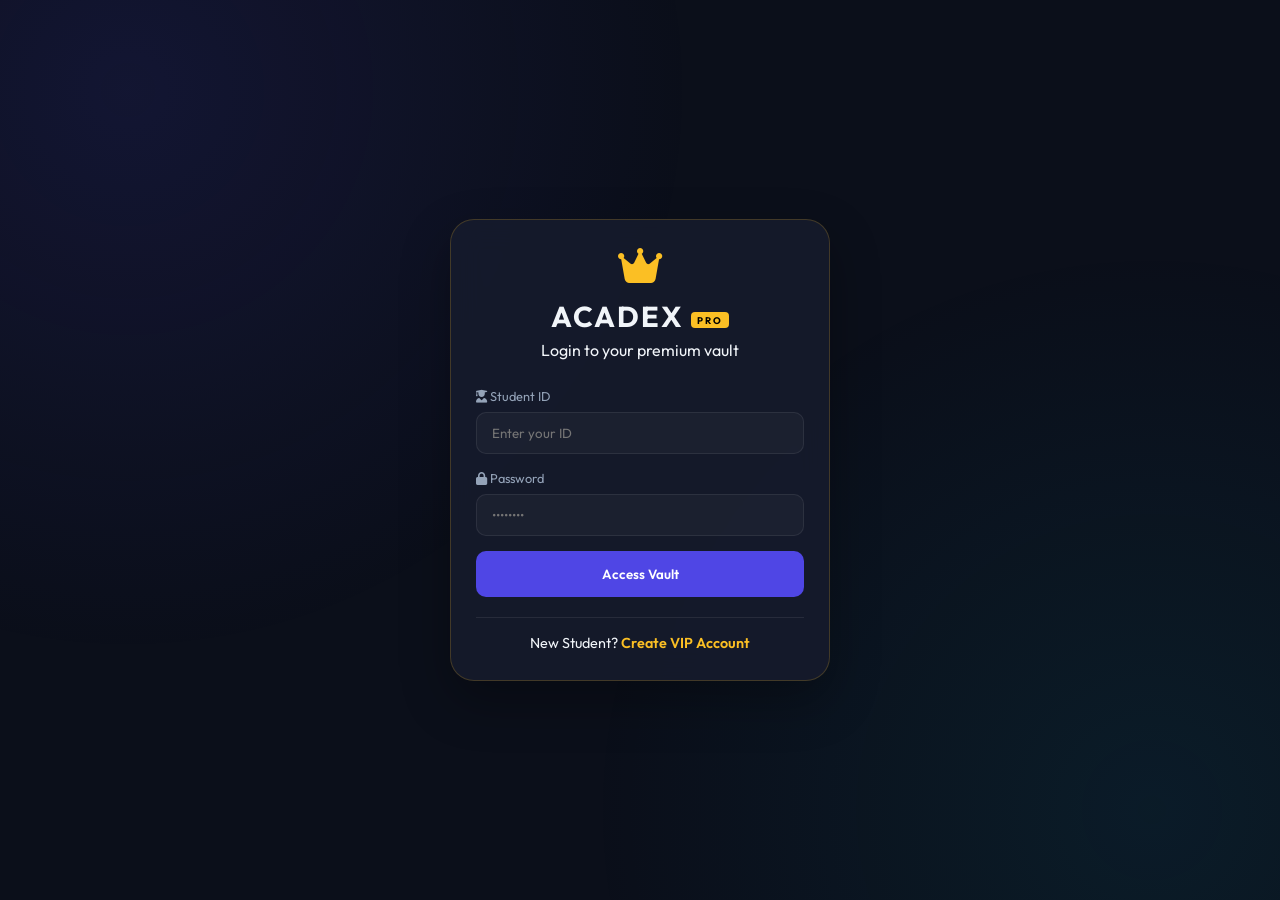
<file: index.html>
<!DOCTYPE html>
<html lang="en">
<head>
    <meta charset="UTF-8">
    <meta name="viewport" content="width=device-width, initial-scale=1.0">
    <title>VIP Login | Acadex Pro</title>
    <link href="https://fonts.googleapis.com/css2?family=Outfit:wght@300;400;600;700&display=swap" rel="stylesheet">
    <link rel="stylesheet" href="https://cdnjs.cloudflare.com/ajax/libs/font-awesome/6.4.0/css/all.min.css">
    <link rel="stylesheet" href="css/style.css">
</head>
<body class="premium-theme auth-page-bg">
    <div class="background-glow"></div>
    
    <div class="auth-center-wrapper">
        <div class="glass-panel auth-card">
            <div class="auth-header">
                <i class="fas fa-crown gold-text main-logo-icon"></i>
                <h1>ACADEX <span class="pro-badge">PRO</span></h1>
                <p>Login to your premium vault</p>
            </div>
            
            <form id="loginForm" class="vip-form">
                <div class="input-field">
                    <label><i class="fas fa-user-graduate"></i> Student ID</label>
                    <input type="text" id="loginID" placeholder="Enter your ID" required class="vip-input">
                </div>
                <div class="input-field">
                    <label><i class="fas fa-lock"></i> Password</label>
                    <input type="password" id="loginPass" placeholder="••••••••" required class="vip-input">
                </div>
                <button type="submit" class="btn-vip-add">Access Vault</button>
            </form>
            
            <div class="auth-footer">
                <p>New Student? <a href="register.html" class="gold-link">Create VIP Account</a></p>
            </div>
        </div>
    </div>

    <script src="js/auth.js"></script>
</body>
</html>
</file>
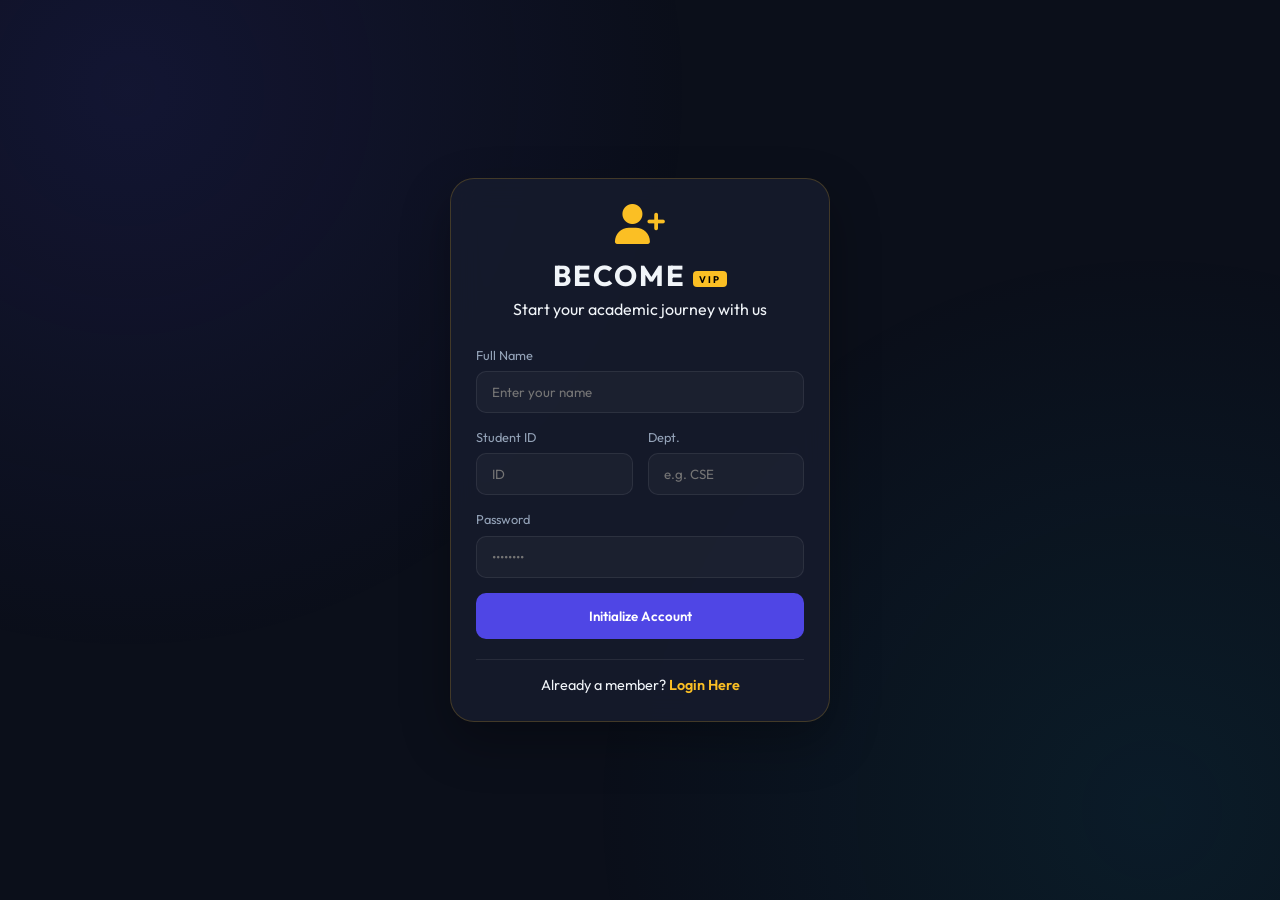
<file: register.html>
<!DOCTYPE html>
<html lang="en">
<head>
    <meta charset="UTF-8">
    <meta name="viewport" content="width=device-width, initial-scale=1.0">
    <title>Join VIP | Acadex Pro</title>
    <link href="https://fonts.googleapis.com/css2?family=Outfit:wght@300;400;600;700&display=swap" rel="stylesheet">
    <link rel="stylesheet" href="https://cdnjs.cloudflare.com/ajax/libs/font-awesome/6.4.0/css/all.min.css">
    <link rel="stylesheet" href="css/style.css">
</head>
<body class="premium-theme auth-page-bg">
    <div class="background-glow"></div>
    
    <div class="auth-center-wrapper">
        <div class="glass-panel auth-card">
            <div class="auth-header">
                <i class="fas fa-user-plus gold-text main-logo-icon"></i>
                <h1>BECOME <span class="pro-badge">VIP</span></h1>
                <p>Start your academic journey with us</p>
            </div>
            
            <form id="regForm" class="vip-form">
                <div class="input-field">
                    <label>Full Name</label>
                    <input type="text" id="regName" placeholder="Enter your name" required class="vip-input">
                </div>
                <div class="input-row-vip">
                    <div class="input-field">
                        <label>Student ID</label>
                        <input type="text" id="regID" placeholder="ID" required class="vip-input">
                    </div>
                    <div class="input-field">
                        <label>Dept.</label>
                        <input type="text" id="regDept" placeholder="e.g. CSE" required class="vip-input">
                    </div>
                </div>
                <div class="input-field">
                    <label>Password</label>
                    <input type="password" id="regPass" placeholder="••••••••" required class="vip-input">
                </div>
                <button type="submit" class="btn-vip-add">Initialize Account</button>
            </form>
            
            <div class="auth-footer">
                <p>Already a member? <a href="index.html" class="gold-link">Login Here</a></p>
            </div>
        </div>
    </div>

    <script src="js/auth.js"></script>
</body>
</html>
</file>
<file: css/style.css>
:root {
    --vip-bg: #0b0f1a;
    --vip-glass: rgba(23, 28, 45, 0.85);
    --vip-border: rgba(255, 255, 255, 0.08);
    --vip-gold: #fbbf24;
    --vip-blue: #4f46e5;
    --vip-neon: #06b6d4;
    --vip-text: #f1f5f9;
    --vip-text-dim: #94a3b8;
    --vip-danger: #ef4444;
}

* {
    margin: 0;
    padding: 0;
    box-sizing: border-box;
    font-family: 'Outfit', sans-serif;
}

body.premium-theme {
    background-color: var(--vip-bg);
    color: var(--vip-text);
    min-height: 100vh;
    line-height: 1.5;
    overflow-x: hidden;
}

.background-glow {
    position: fixed;
    top: 0;
    left: 0;
    width: 100%;
    height: 100%;
    background: radial-gradient(circle at 10% 10%, rgba(79, 70, 229, 0.12), transparent 40%),
                radial-gradient(circle at 90% 90%, rgba(6, 182, 212, 0.08), transparent 40%);
    z-index: -1;
}

/* Authentication Page Styling */
.auth-page-bg {
    display: flex;
    justify-content: center;
    align-items: center;
}

.auth-center-wrapper {
    width: 100%;
    max-width: 420px;
    padding: 20px;
}

.auth-card {
    text-align: center;
    border: 1px solid rgba(251, 191, 36, 0.2) !important;
    box-shadow: 0 20px 50px rgba(0, 0, 0, 0.3);
}

.auth-header {
    margin-bottom: 25px;
}

.main-logo-icon {
    font-size: 2.5rem;
    margin-bottom: 10px;
    display: block;
}

.auth-header h1 {
    font-size: 1.8rem;
    letter-spacing: 2px;
}

.auth-footer {
    margin-top: 20px;
    border-top: 1px solid var(--vip-border);
    padding-top: 15px;
    font-size: 0.9rem;
}

.gold-link {
    color: var(--vip-gold);
    text-decoration: none;
    font-weight: 600;
}

/* Navigation */
.vip-nav {
    display: flex;
    justify-content: space-between;
    align-items: center;
    padding: 1rem 5%;
    background: rgba(11, 15, 26, 0.9);
    backdrop-filter: blur(10px);
    border-bottom: 1px solid var(--vip-border);
    position: sticky;
    top: 0;
    z-index: 100;
}

.logo-vip {
    font-size: 1.4rem;
    font-weight: 700;
    display: flex;
    align-items: center;
    gap: 8px;
}

.pro-badge {
    font-size: 0.6rem;
    background: var(--vip-gold);
    color: #000;
    padding: 2px 6px;
    border-radius: 4px;
    vertical-align: middle;
}

.nav-right {
    display: flex;
    align-items: center;
    gap: 20px;
}

.user-meta {
    display: flex;
    align-items: center;
    gap: 10px;
}

.nav-avatar {
    width: 35px;
    height: 35px;
    background: var(--vip-blue);
    border-radius: 8px;
    display: flex;
    justify-content: center;
    align-items: center;
    font-weight: bold;
    font-size: 0.8rem;
}

.btn-vip-logout {
    background: transparent;
    border: 1px solid var(--vip-border);
    color: #fff;
    padding: 8px;
    border-radius: 8px;
    cursor: pointer;
    transition: 0.3s;
}

.btn-vip-logout:hover {
    background: var(--vip-danger);
    border-color: var(--vip-danger);
}

/* Container & Cards */
.vip-container {
    padding: 2rem 5%;
    max-width: 1300px;
    margin: 0 auto;
}

.vip-stats-header {
    display: grid;
    grid-template-columns: repeat(auto-fit, minmax(280px, 1fr));
    gap: 20px;
    margin-bottom: 30px;
}

.stat-glass-card {
    background: var(--vip-glass);
    border: 1px solid var(--vip-border);
    border-radius: 20px;
    padding: 25px;
    display: flex;
    justify-content: space-between;
    align-items: center;
}

.stat-content .label {
    font-size: 0.8rem;
    color: var(--vip-text-dim);
    margin-bottom: 5px;
}

.cgpa-value {
    font-size: 3rem;
    color: var(--vip-neon);
    font-weight: 700;
}

.stat-visual {
    font-size: 2rem;
    opacity: 0.2;
}

.vip-grid {
    display: grid;
    grid-template-columns: 1.5fr 1fr;
    gap: 25px;
}

.glass-panel {
    background: var(--vip-glass);
    border: 1px solid var(--vip-border);
    border-radius: 24px;
    padding: 25px;
    backdrop-filter: blur(15px);
}

.panel-header {
    display: flex;
    justify-content: space-between;
    align-items: center;
    margin-bottom: 20px;
    padding-bottom: 12px;
    border-bottom: 1px solid var(--vip-border);
}

.gold-text {
    color: var(--vip-gold);
}

/* Form Elements */
.vip-form {
    display: flex;
    flex-direction: column;
    gap: 15px;
}

.input-field {
    text-align: left;
}

.input-field label {
    display: block;
    font-size: 0.8rem;
    margin-bottom: 6px;
    color: var(--vip-text-dim);
}

.input-row-vip {
    display: grid;
    grid-template-columns: 1fr 1fr;
    gap: 15px;
}

.vip-input, .vip-input-small {
    background: rgba(255, 255, 255, 0.03);
    border: 1px solid var(--vip-border);
    color: #fff;
    padding: 12px 15px;
    border-radius: 10px;
    outline: none;
    width: 100%;
    transition: 0.3s;
}

.vip-input:focus {
    border-color: var(--vip-blue);
    background: rgba(255, 255, 255, 0.05);
}

.btn-vip-add {
    background: var(--vip-blue);
    color: #fff;
    border: none;
    padding: 15px;
    border-radius: 10px;
    font-weight: 600;
    cursor: pointer;
    transition: 0.3s;
}

.btn-vip-add:hover {
    filter: brightness(1.2);
    transform: translateY(-2px);
}

/* Tables */
.table-responsive {
    overflow-x: auto;
    margin-top: 10px;
}

.vip-table {
    width: 100%;
    border-collapse: collapse;
    min-width: 450px;
}

.vip-table th {
    text-align: left;
    padding: 12px;
    color: var(--vip-text-dim);
    font-size: 0.75rem;
    text-transform: uppercase;
    border-bottom: 1px solid var(--vip-border);
}

.vip-table td {
    padding: 12px;
    border-bottom: 1px solid var(--vip-border);
    font-size: 0.85rem;
}

/* Calculation Footer */
.vip-calc-footer {
    margin-top: 25px;
    display: flex;
    justify-content: space-between;
    align-items: flex-end;
}

.sem-gpa-display p {
    font-size: 0.8rem;
    color: var(--vip-text-dim);
}

.sem-gpa-display h2 {
    font-size: 2.5rem;
    color: var(--vip-gold);
}

.save-actions {
    display: flex;
    gap: 10px;
    align-items: center;
}

.vip-input-small {
    width: 80px;
}

.btn-vip-save {
    background: var(--vip-neon);
    color: #000;
    border: none;
    padding: 12px 20px;
    border-radius: 10px;
    font-weight: 700;
    cursor: pointer;
}

/* History Vault Section */
.filter-vault {
    display: flex;
    gap: 10px;
    margin-bottom: 25px;
    background: rgba(255, 255, 255, 0.03);
    padding: 10px;
    border-radius: 15px;
    border: 1px solid var(--vip-border);
}

.btn-link-danger {
    background: rgba(239, 68, 68, 0.1);
    color: #ef4444;
    border: 1px solid rgba(239, 68, 68, 0.2);
    padding: 8px 15px;
    border-radius: 10px;
    font-size: 0.8rem;
    cursor: pointer;
}

.history-vault-list {
    max-height: 550px;
    overflow-y: auto;
    padding-right: 5px;
}

.history-item {
    background: linear-gradient(135deg, rgba(255,255,255,0.05) 0%, rgba(255,255,255,0.01) 100%);
    border: 1px solid var(--vip-border);
    border-radius: 20px;
    padding: 20px;
    margin-bottom: 20px;
    position: relative;
    overflow: hidden;
}

.history-item::before {
    content: '';
    position: absolute;
    top: 0; left: 0; width: 4px; height: 100%;
    background: var(--vip-gold);
}

.history-top {
    display: flex;
    justify-content: space-between;
    align-items: center;
    margin-bottom: 15px;
}

.sem-title {
    font-size: 1rem;
    font-weight: 700;
    color: var(--vip-gold);
}

.gpa-badge-pro {
    background: var(--vip-neon);
    color: #000;
    padding: 4px 12px;
    border-radius: 8px;
    font-weight: 800;
    font-size: 0.85rem;
}

.subject-row-pro {
    display: flex;
    justify-content: space-between;
    background: rgba(0,0,0,0.25);
    padding: 8px 15px;
    margin-bottom: 6px;
    border-radius: 10px;
    font-size: 0.8rem;
}

.sub-name-pro { color: var(--vip-text-dim); }
.sub-grade-pro { color: var(--vip-neon); font-weight: 600; }

.history-footer {
    display: flex;
    justify-content: space-between;
    align-items: center;
    margin-top: 15px;
    padding-top: 10px;
    border-top: 1px solid var(--vip-border);
}

.date-text {
    font-size: 0.7rem;
    color: var(--vip-text-dim);
}

.delete-vault-btn {
    background: transparent;
    border: 1px solid var(--vip-danger);
    color: var(--vip-danger);
    padding: 5px 12px;
    border-radius: 8px;
    font-size: 0.7rem;
    cursor: pointer;
}

/* Modals */
.vip-modal {
    display: none;
    position: fixed;
    top: 0; left: 0;
    width: 100%; height: 100%;
    background: rgba(0,0,0,0.85);
    backdrop-filter: blur(10px);
    z-index: 1000;
    justify-content: center;
    align-items: center;
}

.vip-modal-content {
    background: #171c2d;
    border: 1px solid var(--vip-gold);
    padding: 35px;
    border-radius: 25px;
    width: 320px;
    text-align: center;
}

#qrcode {
    background: #fff;
    padding: 10px;
    border-radius: 15px;
    display: inline-block;
    margin: 15px 0;
}

.btn-vip-close {
    background: var(--vip-border);
    color: #fff;
    border: none;
    padding: 10px;
    border-radius: 10px;
    width: 100%;
    cursor: pointer;
}

.close-vip {
    position: absolute;
    top: 15px; right: 20px;
    font-size: 1.5rem;
    cursor: pointer;
}

/* Utilities */
.mt-25 { margin-top: 25px; }
.flex-between { display: flex; justify-content: space-between; align-items: center; }

/* Responsive View */
@media (max-width: 900px) {
    .vip-grid { grid-template-columns: 1fr; }
    .vip-stats-header { grid-template-columns: 1fr; }
    .vip-nav { flex-direction: column; gap: 10px; padding: 15px; }
    .nav-right { width: 100%; justify-content: space-between; }
    .vip-calc-footer { flex-direction: column; align-items: flex-start; gap: 15px; }
    .save-actions { width: 100%; }
    .save-actions button { flex: 1; }
}

/* Premium QR Button Styling */
.btn-vip-qr {
    background: rgba(255, 255, 255, 0.05);
    border: 1px solid var(--vip-border);
    color: var(--vip-gold);
    width: 45px;
    height: 45px;
    border-radius: 12px;
    display: flex;
    align-items: center;
    justify-content: center;
    cursor: pointer;
    transition: all 0.4s cubic-bezier(0.175, 0.885, 0.32, 1.275);
    font-size: 1.2rem;
    position: relative;
    overflow: hidden;
}

.btn-vip-qr::before {
    content: '';
    position: absolute;
    top: 0; left: -100%;
    width: 100%; height: 100%;
    background: linear-gradient(90deg, transparent, rgba(251, 191, 36, 0.2), transparent);
    transition: 0.5s;
}

.btn-vip-qr:hover {
    background: rgba(251, 191, 36, 0.1);
    border-color: var(--vip-gold);
    color: var(--vip-gold);
    box-shadow: 0 0 20px rgba(251, 191, 36, 0.3);
    transform: translateY(-3px) rotate(5deg);
}

.btn-vip-qr:hover::before {
    left: 100%;
}

.btn-vip-qr:active {
    transform: scale(0.9);
}


.vip-select {
    background-color: #1e293b !important; 
    color: #ffffff !important;           
    border: 1px solid var(--vip-border);
    padding: 10px 15px;
    border-radius: 12px;
    cursor: pointer;
    font-size: 0.85rem;
    outline: none;
    appearance: none; 
    -webkit-appearance: none;
    background-image: url("data:image/svg+xml,%3Csvg xmlns='http://www.w3.org/2000/svg' fill='white' viewBox='0 0 24 24'%3E%3Cpath d='M7 10l5 5 5-5z'/%3E%3C/svg%3E");
    background-repeat: no-repeat;
    background-position: right 10px center;
    background-size: 20px;
    padding-right: 35px;
}

.vip-select option {
    background-color: #1e293b; 
    color: #ffffff;           
    padding: 10px;
}

.vip-select:focus {
    border-color: var(--vip-blue);
    box-shadow: 0 0 10px rgba(99, 102, 241, 0.2);
}

/* Custom Scrollbar */
::-webkit-scrollbar { width: 6px; }
::-webkit-scrollbar-thumb { background: var(--vip-border); border-radius: 10px; }
</file>
